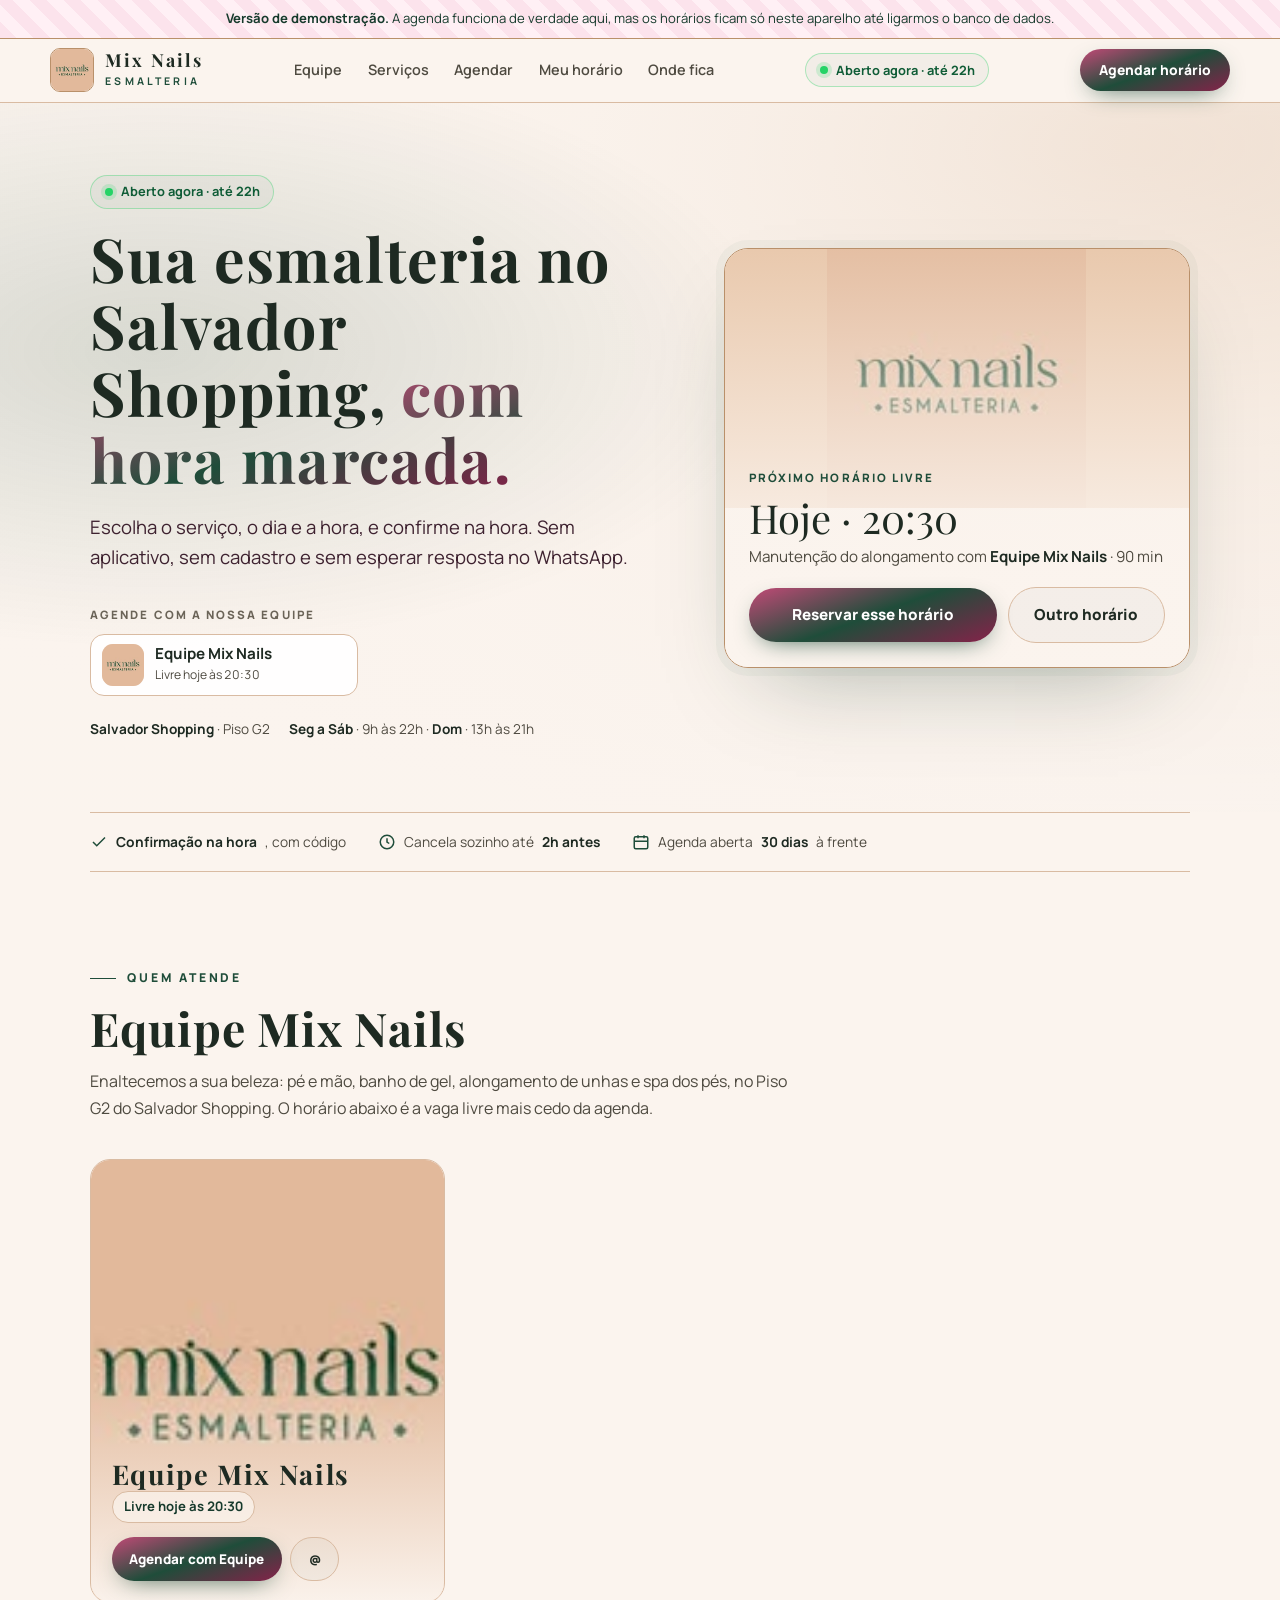
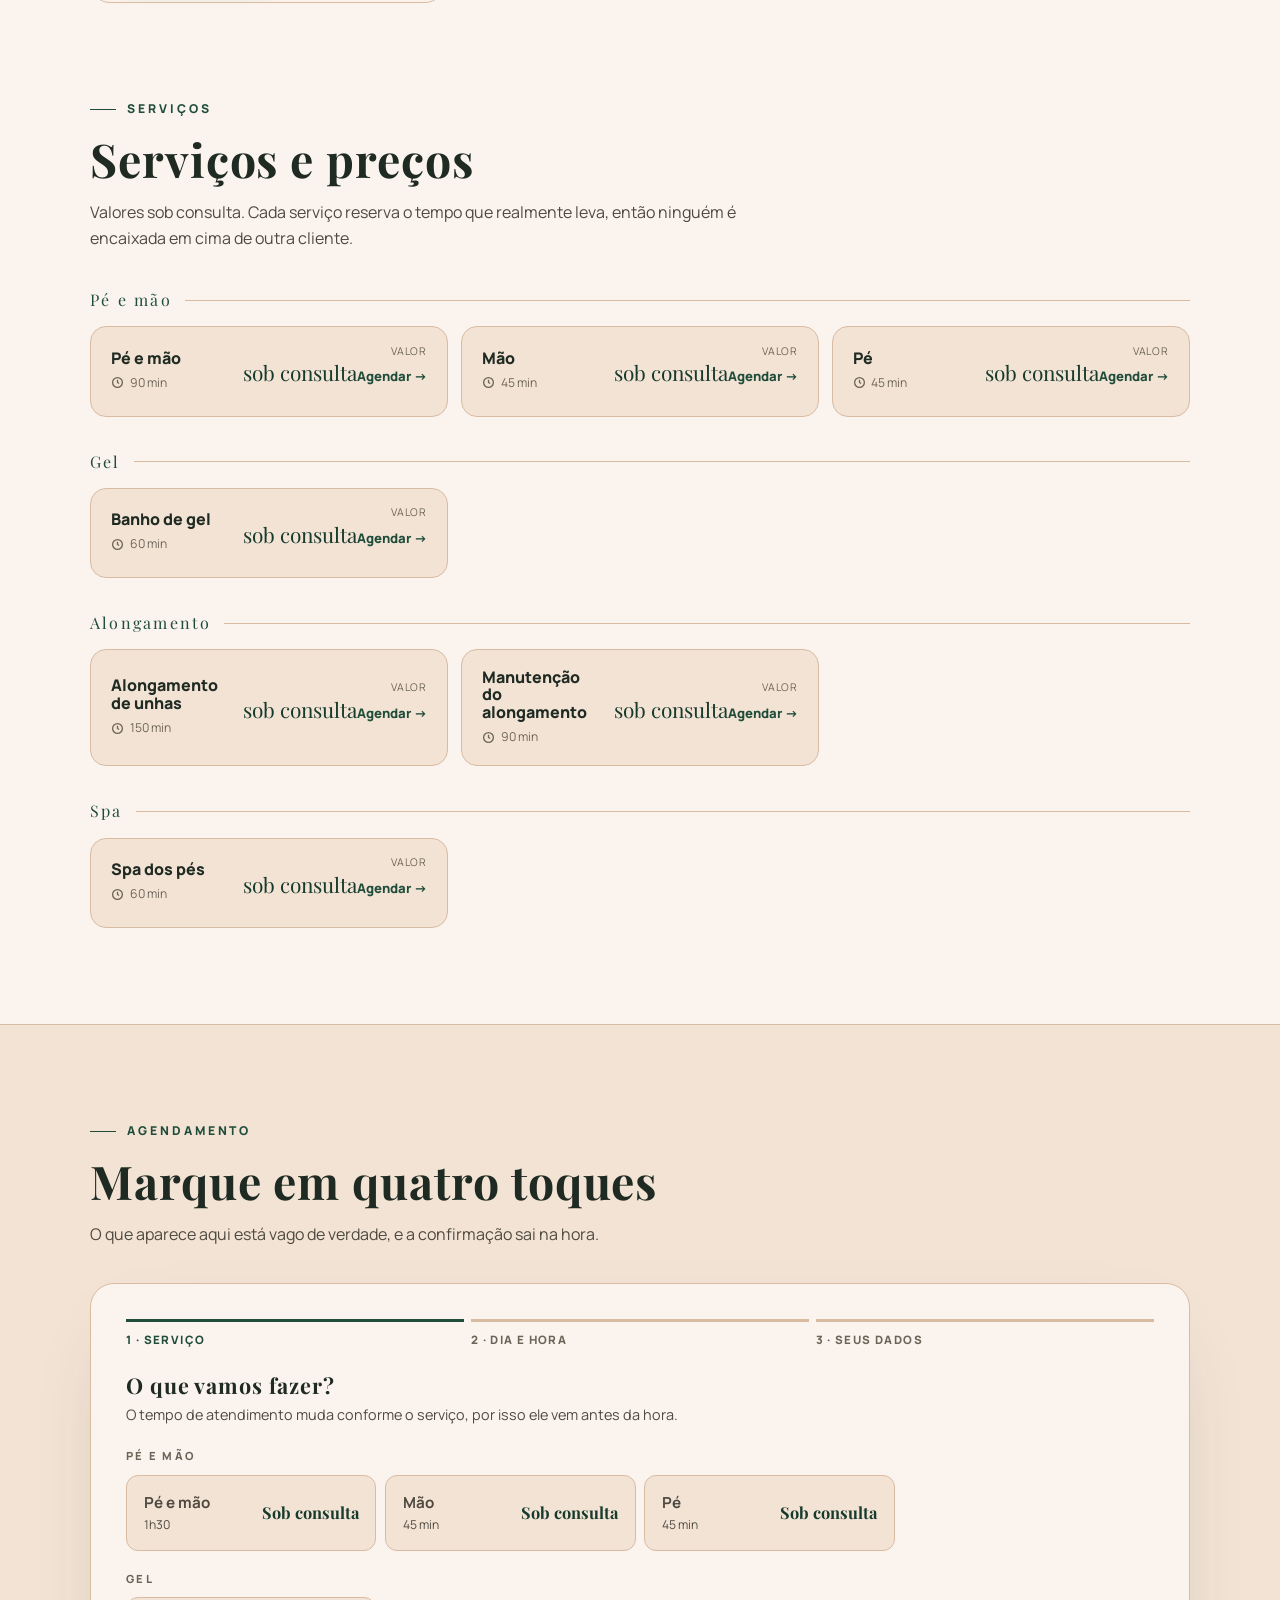
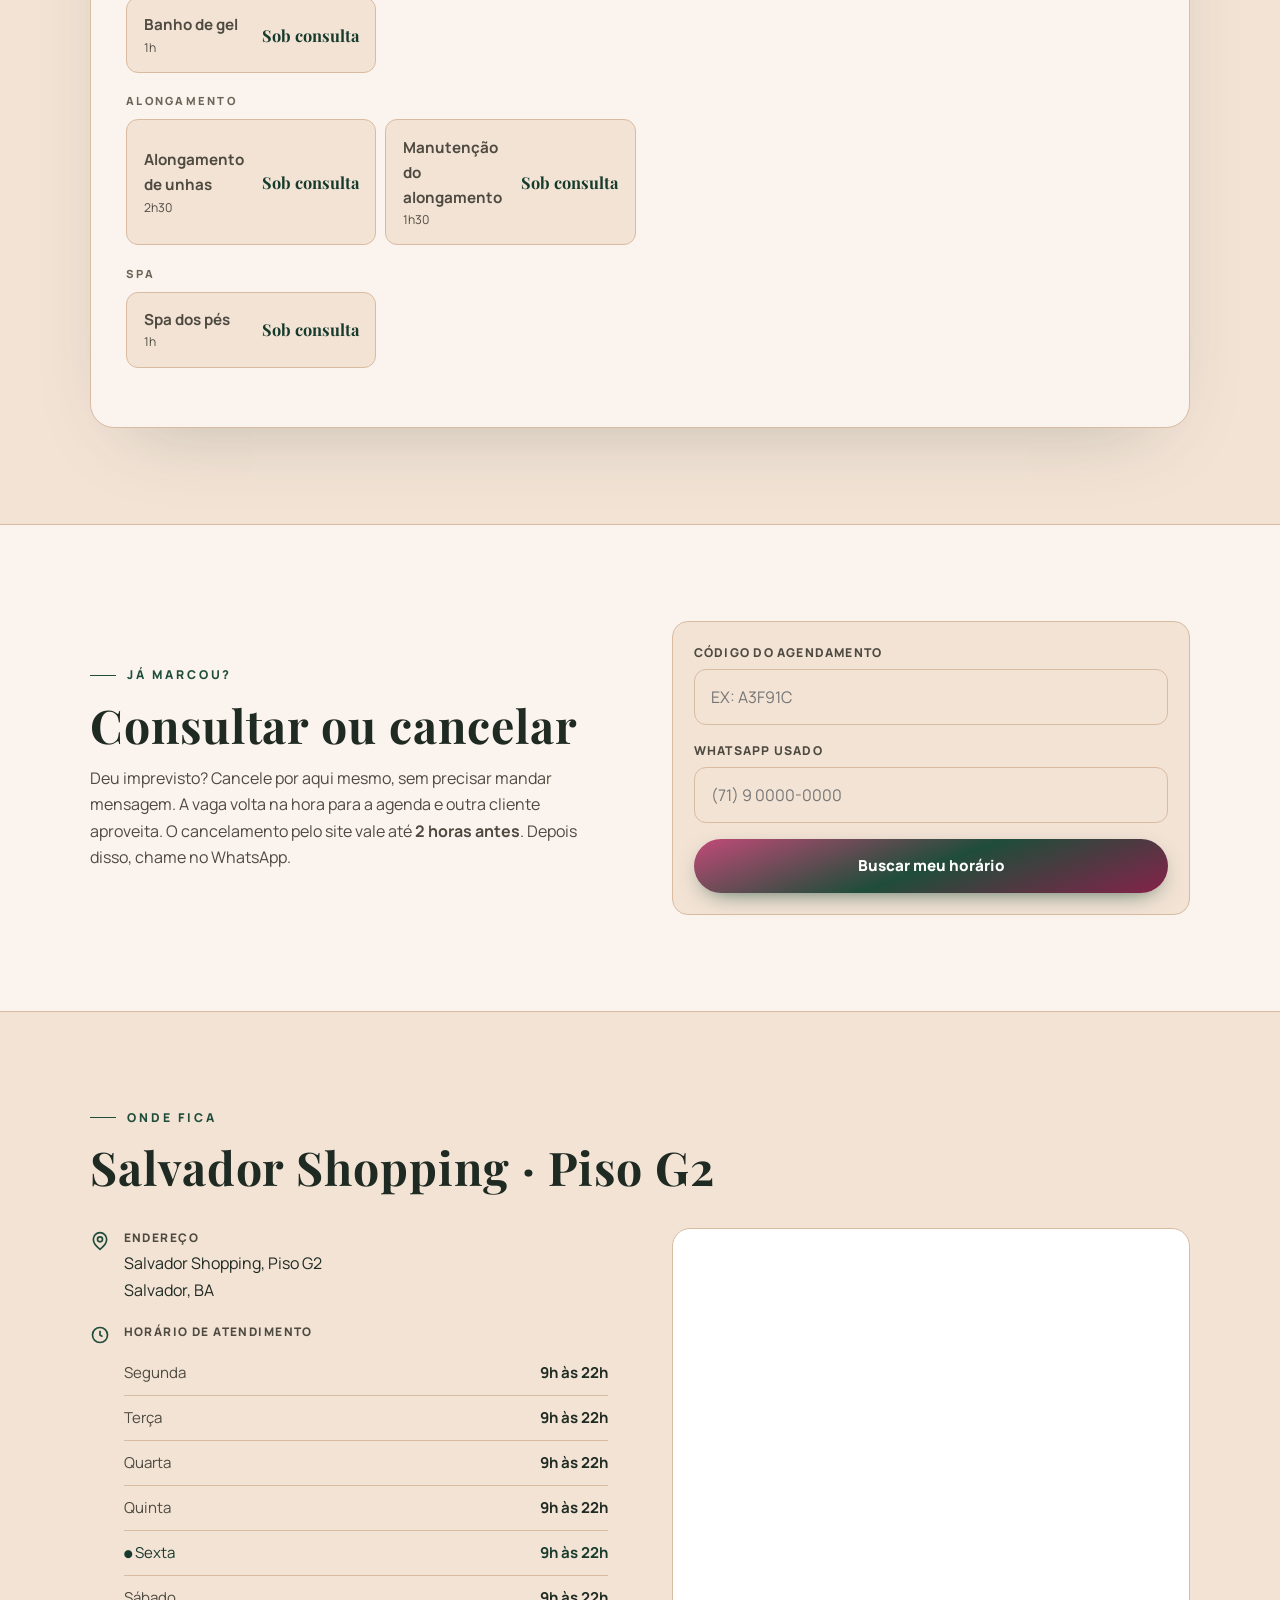
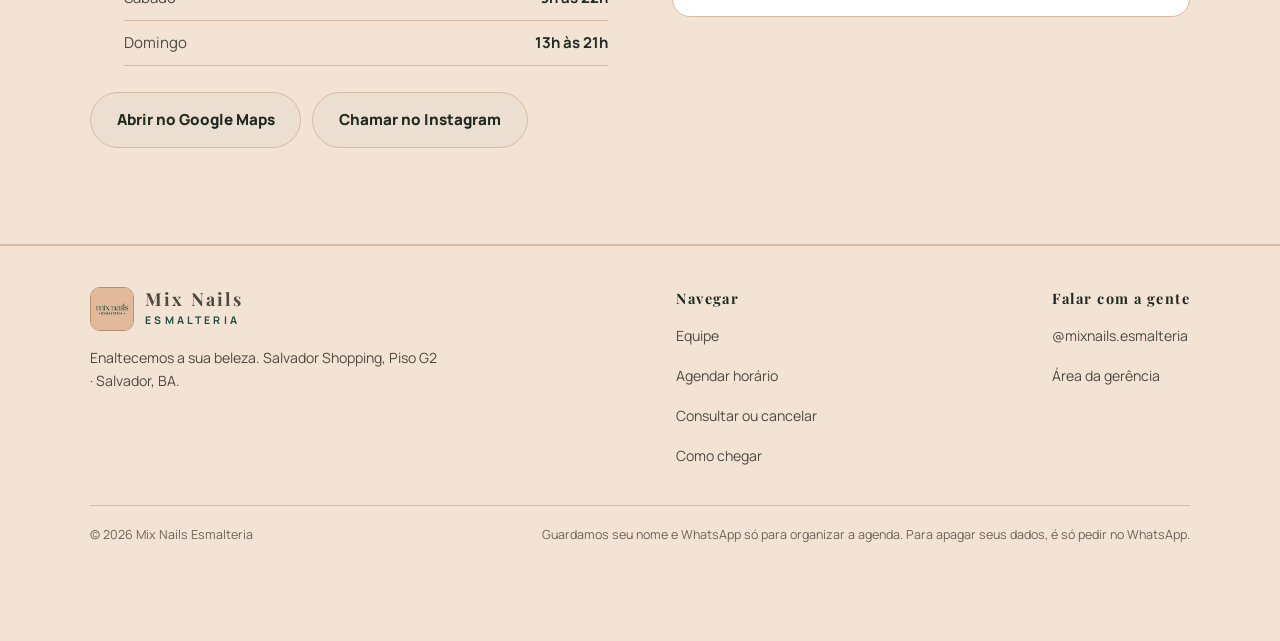
<file: index.html>
<!DOCTYPE html>
<html lang="pt-BR">
<head>
<meta charset="UTF-8">
<meta name="viewport" content="width=device-width, initial-scale=1.0">
<title>Mix Nails Esmalteria · Salvador Shopping · Agende online</title>
<meta name="description" content="Esmalteria no Salvador Shopping, Piso G2: pé e mão, banho de gel, alongamento e spa dos pés. Escolha o serviço e o horário e confirme na hora, sem app e sem cadastro.">
<meta name="theme-color" content="#FBF4EE">
<link rel="icon" href="fotos/logo.jpg">

<meta property="og:type" content="website">
<meta property="og:title" content="Mix Nails Esmalteria · Agende seu horário">
<meta property="og:description" content="Escolha o serviço e o horário. Confirmação na hora, sem app.">
<meta property="og:image" content="fotos/logo.jpg">
<meta property="og:locale" content="pt_BR">
<meta name="twitter:card" content="summary_large_image">

<link rel="preconnect" href="https://fonts.googleapis.com">
<link rel="preconnect" href="https://fonts.gstatic.com" crossorigin>
<link href="https://fonts.googleapis.com/css2?family=Playfair+Display:wght@500;600;700&family=Manrope:wght@400;500;600;700;800&display=swap" rel="stylesheet">
<link rel="stylesheet" href="assets/estilo.css?v=20261116105541">

<script type="application/ld+json">
{
  "@context":"https://schema.org",
  "@type":"NailSalon",
  "name":"Mix Nails Esmalteria",
  "slogan":"Enaltecemos a sua beleza",
  "image":"fotos/logo.jpg",
  "priceRange":"R$$",
  "address":{
    "@type":"PostalAddress",
    "streetAddress":"Salvador Shopping, Piso G2","addressLocality":"Salvador",
    "addressRegion":"BA",
    "addressCountry":"BR"
  },
  "sameAs":["https://www.instagram.com/mixnails.esmalteria/"],
  "openingHoursSpecification":[
    {"@type":"OpeningHoursSpecification","dayOfWeek":["Monday","Tuesday","Wednesday","Thursday","Friday","Saturday"],"opens":"09:00","closes":"22:00"},
    {"@type":"OpeningHoursSpecification","dayOfWeek":["Sunday"],"opens":"13:00","closes":"21:00"}
  ]
}
</script>
</head>
<body>

<div id="faixa-demo" class="faixa-demo" hidden>
  <b>Versão de demonstração.</b> A agenda funciona de verdade aqui, mas os horários ficam só neste aparelho até ligarmos o banco de dados.
</div>

<!-- ================= TOPO ================= -->
<header class="topo">
  <div class="wrap topo-in">
    <a class="marca" href="#" aria-label="Mix Nails Esmalteria, início">
      <img src="fotos/logo.jpg" alt="" width="44" height="44">
      <span><b>Mix Nails</b><small>Esmalteria</small></span>
    </a>
    <nav class="menu">
      <a href="#equipe">Equipe</a>
      <a href="#servicos">Serviços</a>
      <a href="#agendar">Agendar</a>
      <a href="#meu-horario">Meu horário</a>
      <a href="#local">Onde fica</a>
    </nav>
    <span class="status" data-status></span>
    <a class="btn btn-prata" href="#agendar">Agendar horário</a>
  </div>
</header>

<!-- ================= CAPA: a agenda já começa aqui ================= -->
<section class="capa capa-agenda">
  <div class="capa-foto" style="background:radial-gradient(120% 90% at 85% 10%,#E9C9AE 0%,#F6E6D8 45%,#FBF4EE 100%)"></div>
  <div class="wrap capa-in">
    <div class="capa-txt">
      <span class="status" data-status></span>
      <h1>Sua esmalteria no Salvador Shopping, <span class="prata-texto">com hora marcada.</span></h1>
      <p class="lead">
        Escolha o serviço, o dia e a hora, e confirme na hora.
        Sem aplicativo, sem cadastro e sem esperar resposta no WhatsApp.
      </p>

      <p class="rotulo">Agende com a nossa equipe</p>
      <div class="atalhos" id="atalhos">
        <div class="carregando">Carregando a agenda…</div>
      </div>

      <div class="capa-rodape">
        <span><b>Salvador Shopping</b> · Piso G2</span>
        <span><b>Seg a Sáb</b> · 9h às 22h · <b>Dom</b> · 13h às 21h</span>
      </div>
    </div>

    <aside class="proximo" id="proximo" aria-live="polite">
      <img src="fotos/logo.jpg" alt="" width="360" height="640">
      <div class="proximo-in">
        <p class="rotulo">Próximo horário livre</p>
        <div class="proximo-quando" id="px-quando">Procurando…</div>
        <p class="proximo-com" id="px-com">&nbsp;</p>
        <div class="acoes">
          <button class="btn btn-prata btn-bloco" id="px-reservar" type="button" disabled>Reservar esse horário</button>
          <a class="btn btn-linha" href="#agendar">Outro horário</a>
        </div>
      </div>
    </aside>
  </div>
</section>

<div class="wrap">
  <div class="selos">
    <span><svg width="18" height="18" viewBox="0 0 24 24" fill="none" stroke="currentColor" stroke-width="2"><path d="M20 6 9 17l-5-5"/></svg><b>Confirmação na hora</b>, com código</span>
    <span><svg width="18" height="18" viewBox="0 0 24 24" fill="none" stroke="currentColor" stroke-width="2"><circle cx="12" cy="12" r="9"/><path d="M12 7v5l3 2"/></svg>Cancela sozinho até <b>2h antes</b></span>
    <span><svg width="18" height="18" viewBox="0 0 24 24" fill="none" stroke="currentColor" stroke-width="2"><rect x="3" y="5" width="18" height="16" rx="2"/><path d="M8 3v4M16 3v4M3 11h18"/></svg>Agenda aberta <b>30 dias</b> à frente</span>
  </div>
</div>

<!-- ================= EQUIPE ================= -->
<section class="secao" id="equipe">
  <div class="wrap">
    <p class="olho">Quem atende</p>
    <h2>Equipe Mix Nails</h2>
    <p class="sub">
      Enaltecemos a sua beleza: pé e mão, banho de gel, alongamento de unhas e spa dos pés,
      no Piso G2 do Salvador Shopping. O horário abaixo é a vaga livre mais cedo da agenda.
    </p>
    <div class="equipe equipe-v2" id="equipe-lista">
      <div class="carregando">Carregando a agenda…</div>
    </div>
  </div>
</section>

<!-- ================= SERVIÇOS ================= -->
<section class="secao" id="servicos" style="padding-top:0">
  <div class="wrap">
    <p class="olho">Serviços</p>
    <h2>Serviços e preços</h2>
    <p class="sub">
      Valores sob consulta. Cada serviço reserva o tempo que realmente leva,
      então ninguém é encaixada em cima de outra cliente.
    </p>
    <div id="cardapio" style="margin-top:2.2rem">
      <div class="carregando">Carregando os serviços…</div>
    </div>
  </div>
</section>

<!-- ================= AGENDAMENTO ================= -->
<section class="secao agendar" id="agendar">
  <div class="wrap">
    <p class="olho">Agendamento</p>
    <h2>Marque em quatro toques</h2>
    <p class="sub">
      O que aparece aqui está vago de verdade, e a confirmação sai na hora.
    </p>

    <div class="painel" id="agendar-app">

      <div class="passos" id="passos">
        <div class="passo" data-estado="atual">1 · Profissional</div>
        <div class="passo" data-estado="aberto">2 · Serviço</div>
        <div class="passo" data-estado="aberto">3 · Dia e hora</div>
        <div class="passo" data-estado="aberto">4 · Seus dados</div>
      </div>

      <div class="escolhas" id="escolhas" hidden></div>

      <!-- 1 -->
      <div class="etapa" data-etapa="1" data-ativa>
        <h3>Com quem você quer agendar?</h3>
        <p class="dica">Cada profissional tem a própria agenda.</p>
        <div class="lista-barbeiros" id="lista-barbeiros"></div>
      </div>

      <!-- 2 -->
      <div class="etapa" data-etapa="2">
        <h3>O que vamos fazer?</h3>
        <p class="dica">O tempo de atendimento muda conforme o serviço, por isso ele vem antes da hora.</p>
        <div id="lista-servicos"></div>
        <div class="acoes"><button class="voltar" type="button" data-voltar="1">← Trocar a profissional</button></div>
      </div>

      <!-- 3 -->
      <div class="etapa" data-etapa="3">
        <h3>Escolha o dia e a hora</h3>
        <div class="fita" id="fita-dias"></div>
        <p class="titulo-dia" id="titulo-dia"></p>
        <div id="caixa-horas"></div>
        <div class="acoes"><button class="voltar" type="button" data-voltar="2">← Trocar o serviço</button></div>
      </div>

      <!-- 4 -->
      <div class="etapa" data-etapa="4">
        <h3>Quase lá</h3>
        <p class="dica">Só falta saber quem vem fazer as unhas.</p>
        <div class="resumo" id="resumo"></div>
        <form id="form-cliente" novalidate>
          <div class="campos">
            <div class="campo">
              <label for="cli-nome">Seu nome</label>
              <input id="cli-nome" name="nome" type="text" autocomplete="name" placeholder="Como te chamam" required>
            </div>
            <div class="campo">
              <label for="cli-tel">WhatsApp</label>
              <input id="cli-tel" name="tel" type="tel" inputmode="numeric" autocomplete="tel" placeholder="(71) 9 0000-0000" required>
              <p class="ajuda">Serve para te achar se precisar remarcar. Não vai para lista de propaganda.</p>
            </div>
            <div class="campo">
              <label for="cli-obs">Observação <span style="text-transform:none;letter-spacing:0;font-weight:500">(opcional)</span></label>
              <textarea id="cli-obs" name="obs" maxlength="240" placeholder="Ex: cor nude, formato quadrado"></textarea>
            </div>
          </div>
          <div id="msg-form"></div>
          <div class="acoes">
            <button class="btn btn-prata" id="btn-confirmar" type="submit">Confirmar horário</button>
            <button class="voltar" type="button" data-voltar="3">← Trocar a hora</button>
          </div>
        </form>
      </div>

      <!-- 5 -->
      <div class="etapa" data-etapa="5">
        <div class="sucesso">
          <div class="selo-ok" aria-hidden="true">
            <svg width="30" height="30" viewBox="0 0 24 24" fill="none" stroke="currentColor" stroke-width="3" stroke-linecap="round" stroke-linejoin="round"><path d="M20 6 9 17l-5-5"/></svg>
          </div>
          <h3>Horário confirmado</h3>
          <p class="com">com <span id="ok-barbeiro"></span></p>
          <p class="dica" id="ok-linha" style="color:var(--cinza);margin:.4rem 0 1rem"></p>
          <p style="font-size:.76rem;letter-spacing:.16em;text-transform:uppercase;color:var(--cinza);font-weight:800">Seu código</p>
          <div class="codigo" id="ok-codigo"></div>
          <p style="max-width:34rem;margin:0 auto 1.4rem;color:var(--cinza);font-size:.92rem">
            Guarde esse código: é com ele que você consulta ou cancela sozinho,
            até 2 horas antes. Chegue uns 5 minutinhos antes.
          </p>
          <div class="acoes" style="justify-content:center">
            <a class="btn btn-zap" id="ok-zap" target="_blank" rel="noopener">Avisar no WhatsApp</a>
            <a class="btn btn-linha" id="ok-ics">Salvar no calendário</a>
            <button class="btn btn-linha" id="btn-novo" type="button">Marcar outro</button>
          </div>
        </div>
      </div>

    </div>
  </div>
</section>

<!-- ================= MEU HORÁRIO ================= -->
<section class="secao" id="meu-horario">
  <div class="wrap dupla">
    <div>
      <p class="olho">Já marcou?</p>
      <h2>Consultar ou cancelar</h2>
      <p class="sub">
        Deu imprevisto? Cancele por aqui mesmo, sem precisar mandar mensagem.
        A vaga volta na hora para a agenda e outra cliente aproveita.
        O cancelamento pelo site vale até <b>2 horas antes</b>. Depois disso, chame no WhatsApp.
      </p>
    </div>
    <div class="cartao">
      <form id="form-consulta">
        <div class="campos">
          <div class="campo">
            <label for="con-codigo">Código do agendamento</label>
            <input id="con-codigo" type="text" placeholder="Ex: A3F91C" style="text-transform:uppercase" required>
          </div>
          <div class="campo">
            <label for="con-tel">WhatsApp usado</label>
            <input id="con-tel" type="tel" inputmode="numeric" placeholder="(71) 9 0000-0000" required>
          </div>
          <button class="btn btn-prata btn-bloco" type="submit">Buscar meu horário</button>
        </div>
      </form>
      <div id="saida-consulta"></div>
    </div>
  </div>
</section>

<!-- ================= ONDE FICA ================= -->
<section class="secao" id="local" style="background:var(--grafite);border-block:1px solid var(--borda)">
  <div class="wrap">
    <p class="olho">Onde fica</p>
    <h2>Salvador Shopping · Piso G2</h2>

    <div class="dupla" style="margin-top:2.2rem;align-items:start">
      <div class="info-local">
        <div class="info-item">
          <svg width="20" height="20" viewBox="0 0 24 24" fill="none" stroke="currentColor" stroke-width="2"><path d="M20 10c0 6-8 12-8 12s-8-6-8-12a8 8 0 1 1 16 0Z"/><circle cx="12" cy="10" r="3"/></svg>
          <div>
            <b class="rot">Endereço</b>
            Salvador Shopping, Piso G2<br>
            Salvador, BA
          </div>
        </div>

        <div class="info-item">
          <svg width="20" height="20" viewBox="0 0 24 24" fill="none" stroke="currentColor" stroke-width="2"><circle cx="12" cy="12" r="9"/><path d="M12 7v5l3 2"/></svg>
          <div style="width:100%">
            <b class="rot">Horário de atendimento</b>
            <table class="tabela-horario" id="tabela-horario">
              <tr data-dia="1"><td>Segunda</td><td>9h às 22h</td></tr>
              <tr data-dia="2"><td>Terça</td><td>9h às 22h</td></tr>
              <tr data-dia="3"><td>Quarta</td><td>9h às 22h</td></tr>
              <tr data-dia="4"><td>Quinta</td><td>9h às 22h</td></tr>
              <tr data-dia="5"><td>Sexta</td><td>9h às 22h</td></tr>
              <tr data-dia="6"><td>Sábado</td><td>9h às 22h</td></tr>
              <tr data-dia="0"><td>Domingo</td><td>13h às 21h</td></tr>
            </table>
          </div>
        </div>

        <div class="acoes" style="margin-top:.4rem">
          <a class="btn btn-linha" id="link-maps" target="_blank" rel="noopener" href="https://www.google.com/maps/search/?api=1&amp;query=Salvador+Shopping+Salvador+BA">Abrir no Google Maps</a>
          <a class="btn btn-linha" id="link-contato" target="_blank" rel="noopener" href="https://ig.me/m/mixnails.esmalteria">Chamar no Instagram</a>
        </div>
      </div>

      <div class="mapa">
        <iframe title="Mapa do Salvador Shopping" loading="lazy" referrerpolicy="no-referrer-when-downgrade"
          src="https://www.google.com/maps?q=Salvador%20Shopping%2C%20Salvador%20-%20BA&output=embed"></iframe>
      </div>
    </div>
  </div>
</section>

<!-- ================= RODAPÉ ================= -->
<footer class="rodape">
  <div class="wrap">
    <div class="rodape-in">
      <div style="max-width:22rem">
        <a class="marca" href="#" style="margin-bottom:.9rem">
          <img src="fotos/logo.jpg" alt="" width="44" height="44">
          <span><b>Mix Nails</b><small>Esmalteria</small></span>
        </a>
        <p>Enaltecemos a sua beleza. Salvador Shopping, Piso G2 · Salvador, BA.</p>
      </div>
      <div>
        <b class="rodape-titulo">Navegar</b>
        <ul class="rodape-links">
          <li><a href="#equipe">Equipe</a></li>
          <li><a href="#agendar">Agendar horário</a></li>
          <li><a href="#meu-horario">Consultar ou cancelar</a></li>
          <li><a href="#local">Como chegar</a></li>
        </ul>
      </div>
      <div>
        <b class="rodape-titulo">Falar com a gente</b>
        <ul class="rodape-links">
          <li><a href="https://www.instagram.com/mixnails.esmalteria/" target="_blank" rel="noopener">@mixnails.esmalteria</a></li>
          <li><a href="admin.html">Área da gerência</a></li>
        </ul>
      </div>
    </div>
    <div class="creditos">
      <span>© <span id="ano"></span> Mix Nails Esmalteria</span>
      <span>Guardamos seu nome e WhatsApp só para organizar a agenda. Para apagar seus dados, é só pedir no WhatsApp.</span>
    </div>
  </div>
</footer>

<a class="flutua" href="#agendar">
  <svg width="18" height="18" viewBox="0 0 24 24" fill="none" stroke="currentColor" stroke-width="2"><rect x="3" y="5" width="18" height="16" rx="2"/><path d="M8 3v4M16 3v4M3 11h18"/></svg>
  Agendar
</a>

<script src="assets/config.js?v=20261116105541"></script>
<!-- Este bloco vem ANTES de agenda.js: registra o ouvinte que recebe
     profissional e serviços assim que carregam. -->
<script>
(function () {
  var CFG = window.TV;
  var DIAS = ['domingo','segunda','terça','quarta','quinta','sexta','sábado'];
  document.getElementById('ano').textContent = new Date().getFullYear();
  if (CFG.modoDemo) document.getElementById('faixa-demo').hidden = false;
  if (CFG.whatsapp) {
    var contato = document.getElementById('link-contato');
    contato.href = 'https://wa.me/' + CFG.whatsapp;
    contato.textContent = 'Chamar no WhatsApp';
    contato.className = 'btn btn-zap';
  }

  function el(tag, cls, txt) {
    var n = document.createElement(tag);
    if (cls) n.className = cls;
    if (txt != null) n.textContent = txt;
    return n;
  }
  function min(t) { var p = String(t).split(':'); return (+p[0]) * 60 + (+p[1]); }
  function horaCurta(t) { var p = String(t).split(':'); return (+p[0]) + 'h' + (p[1] === '00' ? '' : p[1]); }
  function irAgendar() { document.getElementById('agendar').scrollIntoView({ behavior: 'smooth' }); }
  function avatar(b, cls) {
    var box = el('span', cls);
    if (b.foto) { var i = el('img'); i.src = b.foto; i.alt = ''; box.appendChild(i); }
    else box.appendChild(el('span', 'iniciais', CFG.iniciais ? CFG.iniciais(b.nome) : b.nome[0]));
    return box;
  }
  function primeiroNome(n) { return String(n).split(' ')[0]; }
  function quando(p) { return CFG.diaRelativo(p.dia).replace(/, \d+ de .*/, '') + ' · ' + p.hora; }

  /* ---- aberto / fechado agora ---- */
  (function status() {
    var agora = new Date(), m = agora.getHours() * 60 + agora.getMinutes();
    var hoje = CFG.expediente[agora.getDay()], txt, aberto = false;
    if (hoje && hoje.aberto && m >= min(hoje.abre) && m < min(hoje.fecha)) {
      aberto = true; txt = 'Aberto agora · até ' + horaCurta(hoje.fecha);
    } else {
      for (var i = 0; i < 8; i++) {
        var d = (agora.getDay() + i) % 7, e = CFG.expediente[d];
        if (!e || !e.aberto || (i === 0 && m >= min(e.abre))) continue;
        txt = 'Fechado · abre ' + (i === 0 ? 'hoje' : i === 1 ? 'amanhã' : DIAS[d]) + ' às ' + horaCurta(e.abre);
        break;
      }
    }
    Array.prototype.forEach.call(document.querySelectorAll('[data-status]'), function (s) {
      s.textContent = txt;
      if (aberto) s.setAttribute('data-aberto', '');
    });
    var linha = document.querySelector('#tabela-horario tr[data-dia="' + agora.getDay() + '"]');
    if (linha) linha.setAttribute('data-hoje', '');
  })();

  /* ---- cardápio ---- */
  function pintaCardapio(lista) {
    var alvo = document.getElementById('cardapio');
    alvo.innerHTML = '';
    var grupos = {};
    lista.forEach(function (s) {
      if (s.categoria === 'Assinatura') { alvo.appendChild(cardAssinatura(s)); return; }
      var g = s.categoria || 'Serviços'; (grupos[g] = grupos[g] || []).push(s);
    });
    Object.keys(grupos).forEach(function (g) {
      var bloco = el('div', 'cardapio-grupo');
      bloco.appendChild(el('div', 'cardapio-titulo', g));
      var grade = el('div', 'grade-servicos');
      grupos[g].forEach(function (s) {
        var card = el('article', 'servico');
        card.innerHTML =
          '<div class="servico-txt"><h3></h3><p></p>' +
            '<span class="tempo"><svg width="13" height="13" viewBox="0 0 24 24" fill="none" stroke="currentColor" stroke-width="2.4"><circle cx="12" cy="12" r="9"/><path d="M12 7v5l3 2"/></svg>' +
            s.duracao_min + ' min</span></div>' +
          '<div class="servico-dir"><span class="preco"></span>' +
            '<button class="marcar" type="button">Agendar →</button></div>';
        card.querySelector('h3').textContent = s.nome;
        card.querySelector('p').textContent = s.descricao || '';
        card.querySelector('.preco').innerHTML = valor(s);
        card.querySelector('.marcar').addEventListener('click', function () { CFG.agendarServico(s.id); irAgendar(); });
        grade.appendChild(card);
      });
      bloco.appendChild(grade);
      alvo.appendChild(bloco);
    });
  }
  function valor(s) {
    if (!s.preco_centavos) return '<small>valor</small>sob consulta';
    return (s.a_partir_de ? '<small>a partir de</small>' : '') + 'R$ ' + (s.preco_centavos / 100).toFixed(2).replace('.', ',');
  }
  function cardAssinatura(s) {
    var c = el('article', 'assinatura');
    var esq = el('div');
    esq.appendChild(el('p', 'rotulo', 'Assinatura da casa'));
    esq.appendChild(el('h3', null, s.nome));
    esq.appendChild(el('p', null, s.descricao || ''));
    var meta = el('div', 'meta');
    meta.appendChild(el('span', null, s.duracao_min + ' min de atendimento'));
    esq.appendChild(meta);
    var dir = el('div', 'servico-dir');
    var p = el('div', 'preco'); p.innerHTML = valor(s);
    dir.appendChild(p);
    var b = el('button', 'btn btn-prata', 'Agendar');
    b.type = 'button'; b.style.marginTop = '.6rem';
    b.addEventListener('click', function () { CFG.agendarServico(s.id); irAgendar(); });
    dir.appendChild(b);
    c.appendChild(esq); c.appendChild(dir);
    return c;
  }

  /* ---- atalhos da capa + cards da equipe, com a vaga mais cedo de cada um ---- */
  function pintaEquipe(barbeiros, servicos) {
    var servRef = servicos.filter(function (s) { return s.id === 'manutencao' || s.slug === 'manutencao'; })[0] || servicos[0];
    var atalhos = document.getElementById('atalhos');
    var lista = document.getElementById('equipe-lista');
    atalhos.innerHTML = ''; lista.innerHTML = '';

    var proximos = [];
    barbeiros.forEach(function (b) {
      var at = el('button', 'atalho'); at.type = 'button';
      at.appendChild(avatar(b, 'av'));
      var t = el('span'); t.appendChild(el('b', null, b.nome));
      var sm = el('small', null, 'Vendo a agenda…'); t.appendChild(sm);
      at.appendChild(t);
      at.addEventListener('click', function () { CFG.agendarCom(b.id); irAgendar(); });
      atalhos.appendChild(at);

      var card = el('article', 'membro' + (b.foto ? '' : ' sem-foto'));
      if (b.foto) {
        var img = el('img'); img.src = b.foto; img.loading = 'lazy'; img.alt = 'Foto de ' + b.nome + ', nail designer.';
        card.appendChild(img);
      } else {
        card.appendChild(el('span', 'iniciais', CFG.iniciais ? CFG.iniciais(b.nome) : b.nome[0]));
      }
      var info = el('div', 'membro-info');
      info.appendChild(el('h3', null, b.nome));
      var livre = el('span', 'livre', 'Vendo a agenda…');
      info.appendChild(livre);
      var ac = el('div', 'membro-acoes');
      var bt = el('button', 'btn btn-prata', 'Agendar com ' + primeiroNome(b.nome));
      bt.type = 'button';
      bt.addEventListener('click', function () { CFG.agendarCom(b.id); irAgendar(); });
      ac.appendChild(bt);
      if (b.instagram) {
        var ig = el('a', 'btn btn-linha', '@'); ig.href = 'https://www.instagram.com/' + b.instagram + '/';
        ig.target = '_blank'; ig.rel = 'noopener'; ig.setAttribute('aria-label', 'Instagram de ' + b.nome);
        ac.appendChild(ig);
      }
      info.appendChild(ac);
      card.appendChild(info);
      lista.appendChild(card);

      proximos.push(CFG.proximoLivre(b, servRef).then(function (p) {
        var txt = p ? 'Livre ' + quando(p).toLowerCase().replace(' · ', ' às ') : 'Agenda cheia nos próximos dias';
        sm.textContent = txt; livre.textContent = txt;
        return p ? { b: b, p: p } : null;
      }).catch(function () { sm.textContent = livre.textContent = 'Ver horários'; return null; }));
    });

    // com uma profissional só, "sem preferência" não faz sentido
    if (barbeiros.length > 1) {
    var q = el('button', 'atalho qualquer'); q.type = 'button';
    q.innerHTML = '<span class="av"><svg width="22" height="22" viewBox="0 0 24 24" fill="none" stroke="currentColor" stroke-width="1.8"><circle cx="9" cy="8" r="3.2"/><circle cx="17" cy="9" r="2.6"/><path d="M3 20c.6-3.4 3-5.4 6-5.4s5.4 2 6 5.4M15 14.8c2.8-.4 5.2 1.3 6 4.6"/></svg></span>' +
                  '<span><b>Sem preferência</b><small>Quem estiver livre primeiro</small></span>';
    q.addEventListener('click', function () { CFG.agendarCom('qualquer'); irAgendar(); });
    atalhos.appendChild(q);
    }

    // cartão "próximo horário livre": a vaga mais cedo da casa inteira
    Promise.all(proximos).then(function (r) {
      var melhor = r.filter(Boolean).sort(function (a, c) {
        return (a.p.dia + a.p.hora) < (c.p.dia + c.p.hora) ? -1 : 1;
      })[0];
      var qd = document.getElementById('px-quando'), com = document.getElementById('px-com'), bt = document.getElementById('px-reservar');
      if (!melhor) { qd.textContent = 'Agenda cheia'; com.textContent = 'Chame no WhatsApp que a gente encaixa.'; return; }
      qd.textContent = quando(melhor.p);
      com.innerHTML = '';
      com.appendChild(document.createTextNode(servRef.nome + ' com '));
      com.appendChild(el('b', null, melhor.b.nome));
      com.appendChild(document.createTextNode(' · ' + servRef.duracao_min + ' min'));
      bt.disabled = false;
      bt.onclick = function () { CFG.agendarDireto(melhor.b.id, servRef.id, melhor.p.dia, melhor.p.hora); irAgendar(); };
    });
  }

  var dados = null;
  function recebe(d) { dados = d; pintaCardapio(d.servicos); pintaEquipe(d.barbeiros, d.servicos); }
  document.addEventListener('tv:dados', function (ev) { recebe(ev.detail); });
  // marcou? a vaga some da capa e dos cards na mesma hora
  document.addEventListener('tv:agendado', function () { if (dados) pintaEquipe(dados.barbeiros, dados.servicos); });
})();
</script>
<script src="assets/agenda.js?v=20261116105541"></script>
</body>
</html>
</file>
<file: assets/estilo.css>
/* =====================================================================
   Mix Nails Esmalteria — folha de estilo
   Paleta tirada da logo: nude/pêssego de fundo e verde-floresta da marca.
   As variáveis mantêm os nomes do modelo.
   ===================================================================== */

:root{
  --fundo:      #FBF4EE;
  --grafite:    #F3E3D5;
  --carvao:     #FFFFFF;
  --chumbo:     #EED8C6;
  --borda:      #D9BBA2;

  --prata:       #1F4D3A;
  --prata-clara: #163A2C;
  --prata-fundo: #B9906A;
  --prata-gradiente: linear-gradient(160deg, #C24A77 0%, #1F4D3A 50%, #86224A 100%);

  --creme:      #1E2A22;
  --cinza:      #4E4A40;
  --cinza-fraco:#6B6458;
  --verde-zap:  #25D366;
  --vermelho:   #B42318;

  --display: 'Playfair Display', Georgia, serif;
  --corpo:   'Manrope', system-ui, sans-serif;

  --raio:  16px;
  --larg:  1180px;
}

*{margin:0;padding:0;box-sizing:border-box}
[hidden]{display:none !important}
html{scroll-behavior:smooth;scroll-padding-top:80px}
body{
  font-family:var(--corpo);
  background:var(--fundo);
  color:var(--creme);
  line-height:1.65;
  overflow-x:clip;
  -webkit-font-smoothing:antialiased;
}
img{display:block;max-width:100%}
a{color:inherit;text-decoration:none}
button{font:inherit;color:inherit;background:none;border:none;cursor:pointer}
:focus-visible{outline:2px solid var(--prata);outline-offset:3px;border-radius:6px}

.wrap{max-width:var(--larg);margin:0 auto;padding:0 clamp(1rem,4vw,2.5rem)}
.secao{padding:clamp(3.5rem,8vw,6rem) 0}

h1,h2,h3,.display{font-family:var(--display);font-weight:700;line-height:1.1;letter-spacing:.02em}
h2{font-size:clamp(1.9rem,4.4vw,2.9rem)}
h3{font-size:1.1rem;letter-spacing:.04em}

.olho{
  font-size:.76rem;font-weight:800;letter-spacing:.24em;text-transform:uppercase;color:var(--prata);
  display:flex;align-items:center;gap:.7rem;margin-bottom:.9rem;
}
.olho::before{content:"";width:26px;height:1px;background:var(--prata);flex:none}
.sub{color:var(--cinza);max-width:44rem;margin-top:.9rem}
.prata-texto{
  background:var(--prata-gradiente);-webkit-background-clip:text;background-clip:text;
  -webkit-text-fill-color:transparent;color:var(--prata);
}

/* ---------- botões ---------- */
.btn{
  display:inline-flex;align-items:center;justify-content:center;gap:.55rem;
  padding:.9rem 1.6rem;border-radius:100px;font-weight:800;font-size:.95rem;min-height:48px;
  transition:transform .15s ease, box-shadow .15s ease, background .15s ease, border-color .15s;
  text-align:center;
}
.btn:active{transform:translateY(1px)}
.btn-prata{background:var(--prata-gradiente);color:#FFFFFF;box-shadow:0 8px 26px -12px var(--prata)}
.btn-prata:hover{box-shadow:0 12px 32px -8px var(--prata)}
.btn-linha{border:1px solid var(--borda);color:var(--creme);background:rgba(31,77,58,.03)}
.btn-linha:hover{border-color:var(--prata);color:var(--prata-clara)}
.btn-zap{background:var(--verde-zap);color:#05301A}
.btn-bloco{width:100%}
.btn:disabled{opacity:.45;cursor:not-allowed;transform:none}

/* ---------- topo ---------- */
.topo{
  position:sticky;top:0;z-index:60;
  background:rgba(251,244,238,.86);backdrop-filter:blur(14px);-webkit-backdrop-filter:blur(14px);
  border-bottom:1px solid var(--borda);
}
.topo-in{display:flex;align-items:center;justify-content:space-between;gap:1rem;padding:.6rem 0}
.marca{display:flex;align-items:center;gap:.7rem}
.marca img{width:44px;height:44px;flex:none;border-radius:10px;object-fit:cover;border:1px solid var(--prata-fundo)}
.marca b{font-family:var(--display);font-size:1.12rem;letter-spacing:.12em;line-height:1;display:block}
.marca small{display:block;font-size:.66rem;letter-spacing:.3em;color:var(--prata);text-transform:uppercase;font-weight:700;margin-top:.25rem}
.menu{display:flex;align-items:center;gap:1.6rem}
.menu a{font-size:.9rem;font-weight:600;color:var(--cinza)}
.menu a:hover{color:var(--prata-clara)}
.topo .btn{padding:.6rem 1.2rem;font-size:.86rem;min-height:42px}
@media(max-width:900px){ .menu{display:none} }

/* ---------- capa ---------- */
.capa{position:relative;min-height:min(92vh,800px);display:flex;align-items:center;isolation:isolate;overflow:hidden}
.capa-foto{position:absolute;inset:0;z-index:-2;background:var(--grafite) center 38%/cover no-repeat}
.capa::after{
  content:"";position:absolute;inset:0;z-index:-1;
  background:
    radial-gradient(70% 60% at 12% 35%, rgba(31,77,58,.16), transparent 70%),
    linear-gradient(100deg, rgba(251,244,238,.97) 0%, rgba(251,244,238,.9) 42%, rgba(251,244,238,.45) 100%);
}
.capa-in{padding-block:clamp(3rem,7vw,5rem);width:100%;display:grid;grid-template-columns:1.15fr .85fr;gap:clamp(2rem,5vw,4rem);align-items:center}
.capa-foto{filter:blur(18px) saturate(.8);transform:scale(1.1)}
.capa-quadro{margin:0;border-radius:24px;overflow:hidden;border:1px solid var(--prata-fundo);aspect-ratio:4/5;box-shadow:0 40px 90px -40px rgba(22,58,44,.35),0 0 0 8px rgba(31,77,58,.06)}
.capa-quadro img{width:100%;height:100%;object-fit:cover;object-position:50% 45%}
.capa .selo-novo{
  display:inline-flex;align-items:center;gap:.5rem;border:1px solid var(--prata-fundo);
  background:rgba(31,77,58,.08);color:var(--prata-clara);border-radius:100px;
  padding:.35rem .9rem;font-size:.8rem;font-weight:700;letter-spacing:.04em;margin-bottom:1.2rem;
}
.capa h1{font-size:clamp(2.4rem,6.6vw,4.4rem);max-width:15ch}
.capa p.lead{font-size:clamp(1rem,2vw,1.16rem);color:#3E2230;max-width:36rem;margin:1.2rem 0 2rem}
.capa-ctas{display:flex;flex-wrap:wrap;gap:.8rem}
.capa-rostos{display:flex;align-items:center;gap:.8rem;margin-top:2.2rem;font-size:.86rem;color:var(--cinza)}
.capa-rostos .pilha{display:flex}
.capa-rostos .pilha img{width:42px;height:42px;border-radius:50%;object-fit:cover;object-position:50% 20%;border:2px solid var(--fundo);margin-left:-10px}
.capa-rostos .pilha img:first-child{margin-left:0}
.capa-rostos b{color:var(--creme)}
@media(max-width:700px){
  .capa::after{background:linear-gradient(180deg, rgba(251,244,238,.55) 0%, rgba(251,244,238,.92) 45%, rgba(251,244,238,.98) 100%)}
  .capa{min-height:auto}
}

@media(max-width:900px){
  .capa-in{grid-template-columns:1fr}
  .capa-quadro{order:-1;aspect-ratio:4/3;max-height:52vh}
}
.selos{display:flex;flex-wrap:wrap;gap:1.2rem 2rem;border-top:1px solid var(--borda);border-bottom:1px solid var(--borda);padding:1.1rem 0;font-size:.86rem;color:var(--cinza)}
.selos span{display:flex;align-items:center;gap:.5rem}
.selos svg{color:var(--prata);flex:none}
.selos b{color:var(--creme);font-weight:700}

/* ---------- equipe ---------- */
.equipe{display:grid;grid-template-columns:repeat(3,1fr);gap:1.1rem;margin-top:2.4rem}
@media(max-width:900px){ .equipe{grid-template-columns:1fr 1fr} }
@media(max-width:560px){ .equipe{grid-template-columns:1fr} }
.membro{
  position:relative;border-radius:20px;overflow:hidden;border:1px solid var(--borda);background:var(--carvao);
  aspect-ratio:4/5;isolation:isolate;
}
.membro img{position:absolute;inset:0;width:100%;height:100%;object-fit:cover;object-position:50% 25%;z-index:-1;transition:transform .5s ease}
.membro:hover img{transform:scale(1.04)}
.membro::after{content:"";position:absolute;inset:0;z-index:-1;background:linear-gradient(180deg,transparent 45%,rgba(251,244,238,.96) 100%)}
.membro-info{position:absolute;left:0;right:0;bottom:0;padding:1.3rem}
.membro-info h3{font-size:1.7rem;letter-spacing:.06em}
.membro-info p{font-size:.8rem;letter-spacing:.2em;text-transform:uppercase;color:var(--prata);font-weight:700;margin:.2rem 0 1rem}
.membro-acoes{display:flex;gap:.5rem;flex-wrap:wrap}
.membro-acoes .btn{padding:.6rem 1.1rem;font-size:.84rem;min-height:44px}

/* ---------- serviços ---------- */
.cardapio-grupo + .cardapio-grupo{margin-top:2rem}
.cardapio-titulo{font-family:var(--display);font-size:1rem;letter-spacing:.14em;color:var(--prata);margin-bottom:.8rem;display:flex;align-items:center;gap:.8rem}
.cardapio-titulo::after{content:"";flex:1;height:1px;background:var(--borda)}
.grade-servicos{display:grid;grid-template-columns:repeat(auto-fill,minmax(270px,1fr));gap:.8rem}
.servico{
  background:var(--grafite);border:1px solid var(--borda);border-radius:var(--raio);
  padding:1.15rem 1.25rem;display:flex;align-items:center;gap:1rem;
  transition:border-color .2s ease, transform .2s ease;
}
.servico:hover{border-color:var(--prata-fundo);transform:translateY(-2px)}
.servico-txt{flex:1;min-width:0}
.servico h3{font-family:var(--corpo);font-size:1rem;font-weight:800;letter-spacing:0}
.servico p{font-size:.84rem;color:var(--cinza);margin-top:.15rem}
.servico .tempo{font-size:.76rem;color:var(--cinza-fraco);margin-top:.35rem;display:flex;align-items:center;gap:.35rem}
.servico-dir{text-align:right;flex:none}
.servico .preco{font-family:var(--display);font-size:1.3rem;color:var(--prata-clara);white-space:nowrap;line-height:1.1}
.servico .preco small{display:block;font-family:var(--corpo);font-size:.66rem;letter-spacing:.08em;color:var(--cinza-fraco);text-transform:uppercase}
.servico .marcar{font-size:.82rem;font-weight:800;color:var(--prata);min-height:40px;display:inline-flex;align-items:center}
.servico .marcar:hover{color:var(--prata-clara)}

/* ---------- agendamento ---------- */
.agendar{background:var(--grafite);border-block:1px solid var(--borda)}
.painel{
  background:var(--fundo);border:1px solid var(--borda);border-radius:24px;
  padding:clamp(1.1rem,3.5vw,2.2rem);margin-top:2.2rem;
  box-shadow:0 30px 80px -40px rgba(22,58,44,.28);
}
.passos{display:grid;grid-auto-flow:column;grid-auto-columns:1fr;gap:.4rem;margin-bottom:1.4rem}
.passo{
  padding:.5rem 0 .2rem;border-top:3px solid var(--borda);
  font-size:.72rem;letter-spacing:.12em;text-transform:uppercase;color:var(--cinza-fraco);font-weight:800;
  transition:color .2s, border-color .2s;
}
.passo[data-estado="atual"]{border-color:var(--prata);color:var(--prata)}
.passo[data-estado="feito"]{border-color:var(--prata-fundo);color:var(--cinza)}
@media(max-width:520px){ .passo{font-size:.7rem;letter-spacing:.02em} }

.escolhas{display:flex;flex-wrap:wrap;gap:.5rem;margin-bottom:1.4rem}
.escolha{
  display:flex;flex-direction:column;align-items:flex-start;text-align:left;
  padding:.45rem .85rem;border-radius:10px;border:1px solid var(--borda);background:var(--grafite);
  font-size:.88rem;font-weight:700;line-height:1.3;
}
.escolha small{font-size:.64rem;letter-spacing:.14em;text-transform:uppercase;color:var(--cinza-fraco);font-weight:800}
.escolha:hover{border-color:var(--prata-fundo)}
.escolha::after{content:"trocar";font-size:.68rem;color:var(--prata);font-weight:700}

.etapa{display:none}
.etapa[data-ativa]{display:block;animation:sobe .25s ease}
@keyframes sobe{from{opacity:0;transform:translateY(6px)}to{opacity:1;transform:none}}
.etapa > h3{font-size:1.35rem;margin-bottom:.3rem}
.etapa > .dica{font-size:.9rem;color:var(--cinza);margin-bottom:1.3rem}

/* escolha da profissional */
.lista-barbeiros{display:grid;grid-template-columns:repeat(auto-fill,minmax(210px,1fr));gap:.7rem}
.barbeiro-opcao{
  display:flex;align-items:center;gap:.9rem;text-align:left;width:100%;
  padding:.8rem;border-radius:16px;border:1px solid var(--borda);background:var(--grafite);
  transition:border-color .15s, background .15s, transform .15s;
}
.barbeiro-opcao:hover{border-color:var(--prata-fundo);transform:translateY(-1px)}
.barbeiro-opcao[aria-pressed="true"]{border-color:var(--prata);background:rgba(31,77,58,.09)}
.barbeiro-foto{width:64px;height:64px;border-radius:14px;overflow:hidden;flex:none;background:var(--chumbo);display:grid;place-items:center;color:var(--prata)}
.barbeiro-foto img{width:100%;height:100%;object-fit:cover;object-position:50% 22%}
.barbeiro-txt strong{display:block;font-family:var(--display);font-size:1.15rem;letter-spacing:.04em}
.barbeiro-txt span{font-size:.78rem;color:var(--cinza)}
.barbeiro-opcao.qualquer{border-style:dashed}

/* escolha de serviço */
.grupo-servico{font-size:.7rem;letter-spacing:.2em;text-transform:uppercase;color:var(--cinza-fraco);font-weight:800;margin:1.2rem 0 .55rem}
.grupo-servico:first-child{margin-top:0}
.lista-escolha{display:grid;grid-template-columns:repeat(auto-fill,minmax(240px,1fr));gap:.55rem}
.opcao{
  text-align:left;width:100%;padding:.9rem 1.05rem;border-radius:12px;min-height:56px;
  border:1px solid var(--borda);background:var(--grafite);
  display:flex;justify-content:space-between;align-items:center;gap:1rem;
  transition:border-color .15s, background .15s;
}
.opcao:hover{border-color:var(--prata-fundo)}
.opcao[aria-pressed="true"]{border-color:var(--prata);background:rgba(31,77,58,.09)}
.opcao strong{display:block;font-weight:700;font-size:.95rem}
.opcao span{font-size:.76rem;color:var(--cinza)}
.opcao .val{font-family:var(--display);font-size:1.02rem;font-weight:700;color:var(--prata-clara);white-space:nowrap;text-align:right}

/* fita de dias */
.fita{display:flex;gap:.5rem;overflow-x:auto;padding-bottom:.7rem;scroll-snap-type:x proximity;margin-bottom:1rem}
.fita::-webkit-scrollbar{height:5px}
.fita::-webkit-scrollbar-thumb{background:var(--borda);border-radius:9px}
.dia{
  flex:none;width:70px;padding:.7rem .3rem;border-radius:14px;text-align:center;
  border:1px solid var(--borda);background:var(--grafite);scroll-snap-align:start;
  transition:border-color .15s, background .15s;
}
.dia:hover:not(:disabled){border-color:var(--prata-fundo)}
.dia[aria-pressed="true"]{border-color:var(--prata);background:var(--prata-gradiente);color:#FFFFFF}
.dia[aria-pressed="true"] .sem,.dia[aria-pressed="true"] .mes{color:#FCE4EE}
.dia:disabled{opacity:.3;cursor:not-allowed}
.dia:disabled .num{text-decoration:line-through}
.dia .sem{display:block;font-size:.66rem;letter-spacing:.1em;text-transform:uppercase;color:var(--cinza);font-weight:800}
.dia .num{display:block;font-family:var(--display);font-weight:700;font-size:1.45rem;line-height:1.15}
.dia .mes{display:block;font-size:.64rem;color:var(--cinza-fraco);text-transform:uppercase;letter-spacing:.08em;font-weight:700}
.titulo-dia{font-size:.9rem;color:var(--cinza);margin-bottom:1rem}
.titulo-dia:first-letter{text-transform:uppercase}

/* grade de horários */
.blocos-hora + .blocos-hora{margin-top:1.3rem}
.turno{font-size:.7rem;letter-spacing:.16em;text-transform:uppercase;color:var(--cinza-fraco);font-weight:800;margin-bottom:.55rem}
.grade-horas{display:grid;grid-template-columns:repeat(auto-fill,minmax(78px,1fr));gap:.45rem}
.hora{
  padding:.7rem .3rem;border-radius:10px;border:1px solid var(--borda);min-height:46px;
  background:var(--grafite);font-weight:800;font-size:.98rem;letter-spacing:.02em;font-variant-numeric:tabular-nums;
  transition:border-color .15s, background .15s;
}
.hora:hover{border-color:var(--prata);background:rgba(31,77,58,.1)}

/* formulário */
.campos{display:grid;gap:1rem;max-width:34rem}
.campo label{display:block;font-size:.76rem;letter-spacing:.1em;text-transform:uppercase;color:var(--cinza);font-weight:800;margin-bottom:.4rem}
.campo input,.campo textarea,.campo select{
  width:100%;padding:.85rem 1rem;border-radius:12px;font:inherit;font-size:1rem;
  background:var(--grafite);border:1px solid var(--borda);color:var(--creme);
}
.campo input:focus,.campo textarea:focus,.campo select:focus{outline:none;border-color:var(--prata)}
.campo textarea{resize:vertical;min-height:80px}
.campo .ajuda{font-size:.76rem;color:var(--cinza-fraco);margin-top:.35rem}

.resumo{
  background:var(--grafite);border:1px solid var(--borda);border-left:3px solid var(--prata);
  border-radius:12px;padding:1.1rem 1.25rem;margin-bottom:1.5rem;
}
.resumo dl{display:grid;grid-template-columns:auto 1fr;gap:.4rem 1.2rem;font-size:.92rem}
.resumo dt{color:var(--cinza-fraco);font-size:.74rem;letter-spacing:.1em;text-transform:uppercase;align-self:center;font-weight:800}
.resumo dd{font-weight:700}
.resumo .total{color:var(--prata-clara);font-family:var(--display);font-size:1.25rem}

.acoes{display:flex;gap:.7rem;flex-wrap:wrap;margin-top:1.5rem;align-items:center}
.voltar{font-size:.88rem;color:var(--cinza);display:inline-flex;align-items:center;gap:.4rem;min-height:44px;font-weight:600}
.voltar:hover{color:var(--prata-clara)}

/* avisos */
.aviso{padding:.85rem 1.1rem;border-radius:12px;font-size:.9rem;margin:1rem 0;border:1px solid}
.aviso-erro{background:rgba(224,101,96,.1);border-color:rgba(224,101,96,.45);color:#9B1C1C}
.aviso-ok{background:rgba(37,211,102,.08);border-color:rgba(37,211,102,.35);color:#0F5C36}
.aviso-neutro{background:var(--grafite);border-color:var(--borda);color:var(--cinza)}
.vazio{text-align:center;padding:2.2rem 1rem;color:var(--cinza)}
.vazio b{display:block;font-family:var(--display);font-size:1.15rem;color:var(--creme);margin-bottom:.35rem}
.carregando{color:var(--cinza-fraco);font-size:.9rem;padding:1.2rem 0}

/* sucesso */
.sucesso{text-align:center;padding:1rem 0}
.selo-ok{
  width:68px;height:68px;border-radius:50%;margin:0 auto 1.1rem;
  display:grid;place-items:center;background:var(--prata-gradiente);color:#FFFFFF;
}
.sucesso h3{font-size:1.6rem}
.sucesso .com{color:var(--prata-clara);font-weight:700;margin-top:.3rem}
.codigo{
  display:inline-block;font-family:var(--display);font-size:2rem;font-weight:700;letter-spacing:.28em;
  padding:.5rem 1rem .5rem 1.28rem;border:1px dashed var(--prata-fundo);border-radius:12px;
  color:var(--prata-clara);margin:.4rem 0 1rem;
}

/* faixa demo */
.faixa-demo{
  background:repeating-linear-gradient(45deg,#FCE3EC 0 12px,#FFF0F5 12px 24px);
  border-bottom:1px solid var(--prata-fundo);color:var(--prata-clara);
  font-size:.82rem;text-align:center;padding:.5rem 1rem;
}
.faixa-demo b{color:#163A2C}

/* ---------- a casa ---------- */
.dupla{display:grid;grid-template-columns:1fr 1fr;gap:clamp(1.5rem,5vw,4rem);align-items:center}
@media(max-width:840px){ .dupla{grid-template-columns:1fr} }
.moldura{position:relative;border-radius:20px;overflow:hidden;border:1px solid var(--borda);aspect-ratio:4/5;background:var(--carvao)}
.moldura img{width:100%;height:100%;object-fit:cover}
.citacao{font-family:var(--display);font-size:clamp(1.25rem,2.6vw,1.7rem);line-height:1.35;color:var(--creme);margin:1.4rem 0}
.citacao span{color:var(--prata)}
.numeros{display:grid;grid-template-columns:repeat(3,1fr);gap:.6rem;margin:1.6rem 0}
.numero{background:var(--grafite);border:1px solid var(--borda);border-radius:12px;padding:.9rem 1rem}
.numero b{display:block;font-family:var(--display);font-size:1.7rem;line-height:1;color:var(--prata-clara)}
.numero span{display:block;font-size:.7rem;letter-spacing:.1em;text-transform:uppercase;color:var(--cinza);margin-top:.35rem;font-weight:700}

/* ---------- galeria ---------- */
.galeria{display:grid;grid-template-columns:2fr 1fr 1fr;grid-template-rows:repeat(2,minmax(180px,260px));gap:.7rem;margin-top:2.2rem}
.galeria figure{border-radius:16px;overflow:hidden;border:1px solid var(--borda);background:var(--carvao);position:relative;margin:0}
.galeria figure:first-child{grid-row:span 2}
.galeria img{width:100%;height:100%;object-fit:cover;transition:transform .5s ease}
.galeria figure:hover img{transform:scale(1.04)}
.galeria figcaption{position:absolute;left:.7rem;bottom:.7rem;font-size:.74rem;font-weight:700;background:rgba(251,244,238,.8);padding:.25rem .6rem;border-radius:100px}
@media(max-width:700px){
  .galeria{grid-template-columns:1fr 1fr;grid-template-rows:none}
  .galeria figure{aspect-ratio:1}
  .galeria figure:first-child{grid-column:span 2;grid-row:auto;aspect-ratio:4/3}
}

/* ---------- local ---------- */
.tabela-horario{width:100%;border-collapse:collapse;font-size:.94rem;margin-top:.6rem}
.tabela-horario td{padding:.6rem 0;border-bottom:1px solid var(--borda)}
.tabela-horario td:first-child{color:var(--cinza);width:7rem}
.tabela-horario td:last-child{text-align:right;font-weight:700}
.tabela-horario tr[data-hoje] td{color:var(--prata-clara)}
.tabela-horario tr[data-hoje] td:first-child::before{content:"● ";font-size:.7em;vertical-align:middle}

.mapa{border-radius:18px;overflow:hidden;border:1px solid var(--borda);aspect-ratio:16/12;background:var(--carvao)}
.mapa iframe{width:100%;height:100%;border:0;filter:grayscale(.3) contrast(1.05)}
.info-local{display:grid;gap:1.2rem}
.info-item{display:flex;gap:.85rem;align-items:flex-start}
.info-item svg{flex:none;margin-top:.2rem;color:var(--prata)}
.info-item b.rot{display:block;font-size:.74rem;letter-spacing:.12em;text-transform:uppercase;color:var(--cinza);font-weight:800;margin-bottom:.15rem}

.cartao{background:var(--grafite);border:1px solid var(--borda);border-radius:var(--raio);padding:1.3rem}

/* ---------- rodapé ---------- */
.rodape{border-top:1px solid var(--borda);padding:2.6rem 0 6rem;font-size:.88rem;color:var(--cinza);background:#F3E3D5}
.rodape-in{display:flex;flex-wrap:wrap;gap:1.8rem;justify-content:space-between;align-items:flex-start}
.rodape a:hover{color:var(--prata-clara)}
.rodape-titulo{color:var(--creme);font-family:var(--display);letter-spacing:.1em;font-size:.9rem}
.rodape-links{list-style:none;margin-top:.3rem}
.rodape-links a{display:flex;align-items:center;min-height:40px}
.creditos{font-size:.78rem;color:var(--cinza-fraco);margin-top:1.8rem;padding-top:1.2rem;border-top:1px solid var(--borda);display:flex;flex-wrap:wrap;gap:.6rem;justify-content:space-between}

/* botão flutuante */
.flutua{
  position:fixed;right:1rem;bottom:1rem;z-index:70;
  display:flex;align-items:center;gap:.5rem;padding:.85rem 1.25rem;border-radius:100px;min-height:50px;
  background:var(--prata-gradiente);color:#FFFFFF;font-weight:800;font-size:.94rem;
  box-shadow:0 10px 30px -8px rgba(22,58,44,.28);
}
@media(min-width:901px){ .flutua{display:none} }

/* ---------- painel da profissional ---------- */
.agenda-item{display:flex;gap:1rem;align-items:flex-start;padding:1rem 0;border-bottom:1px solid var(--borda)}
.agenda-item:last-child{border-bottom:0}
.agenda-hora{font-family:var(--display);font-weight:700;font-size:1.2rem;color:var(--prata-clara);width:5.6rem;flex:none;line-height:1.2}
.agenda-hora small{display:block;font-family:var(--corpo);font-size:.7rem;color:var(--cinza-fraco);letter-spacing:.04em;font-weight:600}
.agenda-corpo{flex:1;min-width:0}
.agenda-corpo strong{display:block}
.agenda-corpo span{font-size:.86rem;color:var(--cinza)}
.tag{display:inline-block;font-size:.68rem;letter-spacing:.1em;text-transform:uppercase;font-weight:800;padding:.2rem .55rem;border-radius:6px}
.tag-ok{background:rgba(37,211,102,.14);color:#0F5C36}
.tag-off{background:rgba(224,101,96,.16);color:#9B1C1C}
.tag-fim{background:var(--chumbo);color:var(--cinza)}
.tag-barbeiro{background:rgba(31,77,58,.14);color:var(--prata-clara)}
.mini{font-size:.8rem;padding:.45rem .9rem;min-height:40px}
.metricas{display:grid;grid-template-columns:repeat(auto-fit,minmax(140px,1fr));gap:.7rem;margin-bottom:1.4rem}
.metrica{background:var(--grafite);border:1px solid var(--borda);border-radius:12px;padding:.9rem 1.1rem}
.metrica b{display:block;font-family:var(--display);font-size:1.6rem;color:var(--prata-clara);line-height:1.1}
.metrica span{font-size:.7rem;letter-spacing:.12em;text-transform:uppercase;color:var(--cinza);font-weight:800}

@media (prefers-reduced-motion: reduce){
  *{animation:none !important;transition:none !important;scroll-behavior:auto !important}
}
@media print{
  .topo,.flutua,.acoes,.faixa-demo{display:none}
  body{background:#fff;color:#000}
}

/* =====================================================================
   v2 — site como ferramenta: agenda na capa, próximo horário livre,
   status da casa e cards da profissional com a vaga mais cedo.
   ===================================================================== */

/* iniciais no lugar da foto (profissional sem foto cadastrada) */
.iniciais{
  display:grid;place-items:center;width:100%;height:100%;
  font-family:var(--display);font-weight:700;letter-spacing:.06em;color:var(--prata-clara);
  background:radial-gradient(120% 120% at 30% 20%, var(--chumbo), var(--grafite));
}
.barbeiro-foto .iniciais{font-size:1.3rem}
.filtro button .iniciais{width:34px;height:34px;border-radius:50%;font-size:.8rem}

/* status da casa (aberto / fechado) */
.status{
  display:inline-flex;align-items:center;gap:.5rem;padding:.35rem .85rem;border-radius:100px;
  font-size:.8rem;font-weight:700;border:1px solid var(--borda);background:rgba(31,77,58,.04);color:var(--cinza);
}
.status::before{content:"";width:8px;height:8px;border-radius:50%;background:var(--cinza-fraco);flex:none}
.status[data-aberto]{color:#0F5C36;border-color:rgba(37,211,102,.35)}
.status[data-aberto]::before{background:var(--verde-zap);box-shadow:0 0 0 4px rgba(37,211,102,.18)}
.topo .status{display:none}
@media(min-width:1100px){ .topo .status{display:inline-flex} }

/* capa-ferramenta */
.capa-agenda{min-height:auto}
.capa-agenda .capa-in{grid-template-columns:1.1fr .9fr;padding-block:clamp(2.2rem,6vw,4.5rem)}
.capa-agenda h1{font-size:clamp(2.2rem,5.6vw,3.8rem);max-width:14ch;margin-top:1rem}
.capa-agenda .lead{margin:1rem 0 1.6rem}
.rotulo{font-size:.72rem;font-weight:800;letter-spacing:.18em;text-transform:uppercase;color:var(--cinza-fraco);margin-bottom:.6rem}

.atalhos{display:grid;grid-template-columns:repeat(2,minmax(0,1fr));gap:.55rem;max-width:34rem}
.atalho{
  display:flex;align-items:center;gap:.7rem;text-align:left;padding:.55rem .7rem;border-radius:14px;
  border:1px solid var(--borda);background:rgba(255,255,255,.92);min-height:62px;
  transition:border-color .15s, transform .15s, background .15s;
}
.atalho:hover{border-color:var(--prata);transform:translateY(-1px);background:var(--grafite)}
.atalho .av{width:42px;height:42px;border-radius:11px;overflow:hidden;flex:none;background:var(--chumbo);display:grid;place-items:center;color:var(--prata)}
.atalho .av img{width:100%;height:100%;object-fit:cover;object-position:50% 25%}
.atalho .av .iniciais{font-size:.95rem}
.atalho b{display:block;font-size:.95rem;line-height:1.2}
.atalho small{display:block;font-size:.76rem;color:var(--cinza);margin-top:.1rem;font-variant-numeric:tabular-nums}
.atalho.qualquer{border-style:dashed}
.capa-rodape{display:flex;flex-wrap:wrap;gap:.4rem 1.2rem;margin-top:1.4rem;font-size:.85rem;color:var(--cinza)}
.capa-rodape b{color:var(--creme)}
@media(max-width:420px){ .atalhos{grid-template-columns:1fr} }

/* cartão "próximo horário livre" */
.proximo{
  position:relative;border-radius:24px;overflow:hidden;border:1px solid var(--prata-fundo);
  min-height:420px;display:flex;flex-direction:column;justify-content:flex-end;isolation:isolate;
  box-shadow:0 40px 90px -40px rgba(22,58,44,.35),0 0 0 8px rgba(31,77,58,.04);
}
.proximo > img{position:absolute;left:0;right:0;top:0;width:100%;height:62%;object-fit:contain;background:#E7C4A6;z-index:-2}
.proximo::after{content:"";position:absolute;inset:0;z-index:-1;background:linear-gradient(180deg,rgba(251,244,238,.1) 0%,rgba(251,244,238,.55) 40%,rgba(251,244,238,.96) 78%)}
.proximo-in{padding:1.5rem}
.proximo .rotulo{color:var(--prata)}
.proximo-quando{font-family:var(--display);font-size:clamp(1.9rem,4vw,2.5rem);line-height:1.05;font-variant-numeric:tabular-nums}
.proximo-com{color:var(--cinza);margin:.35rem 0 1.1rem;font-size:.95rem}
.proximo-com b{color:var(--creme)}
.proximo .acoes{margin-top:0}
.proximo .btn-bloco{width:auto;flex:1}
@media(max-width:900px){ .proximo{min-height:340px;order:0} .capa-agenda .capa-in{grid-template-columns:1fr} }

/* equipe v2 */
.equipe-v2 .membro-info .livre{
  display:inline-flex;align-items:center;gap:.4rem;font-size:.82rem;font-weight:700;color:var(--prata-clara);
  background:rgba(251,244,238,.72);border:1px solid var(--borda);border-radius:100px;padding:.25rem .7rem;margin:.1rem 0 .9rem;
  font-variant-numeric:tabular-nums;
}
.membro.sem-foto .iniciais{position:absolute;inset:0;z-index:-1;font-size:4.2rem;padding-bottom:4rem}

/* serviço assinatura */
.assinatura{
  display:grid;grid-template-columns:1fr auto;gap:1.2rem;align-items:center;
  padding:1.4rem 1.5rem;border-radius:20px;margin-bottom:1.6rem;
  border:1px solid var(--prata-fundo);
  background:linear-gradient(120deg,rgba(31,77,58,.08),rgba(31,77,58,0) 60%),var(--grafite);
}
.assinatura h3{font-size:1.45rem}
.assinatura p{color:var(--cinza);margin-top:.35rem;max-width:46rem}
.assinatura .meta{display:flex;gap:1rem;align-items:center;margin-top:.7rem;font-size:.85rem;color:var(--cinza-fraco)}
.assinatura .preco{font-family:var(--display);font-size:1.9rem;color:var(--prata-clara);white-space:nowrap}
@media(max-width:640px){ .assinatura{grid-template-columns:1fr} }

/* faixa de fotos */
.faixa-fotos{display:grid;grid-template-columns:1.4fr 1fr 1fr 1fr;gap:.6rem;margin-top:2rem}
.faixa-fotos figure{margin:0;border-radius:16px;overflow:hidden;border:1px solid var(--borda);aspect-ratio:3/4;background:var(--carvao)}
.faixa-fotos img{width:100%;height:100%;object-fit:cover}
@media(max-width:700px){ .faixa-fotos{grid-template-columns:1fr 1fr} }

.aviso-chegada{
  display:flex;gap:.8rem;align-items:flex-start;padding:1rem 1.1rem;border-radius:14px;
  background:var(--grafite);border:1px dashed var(--prata-fundo);font-size:.92rem;color:var(--cinza);margin-top:1.4rem
}
.aviso-chegada b{color:var(--creme)}
.aviso-chegada svg{flex:none;color:var(--prata);margin-top:.15rem}
</file>
